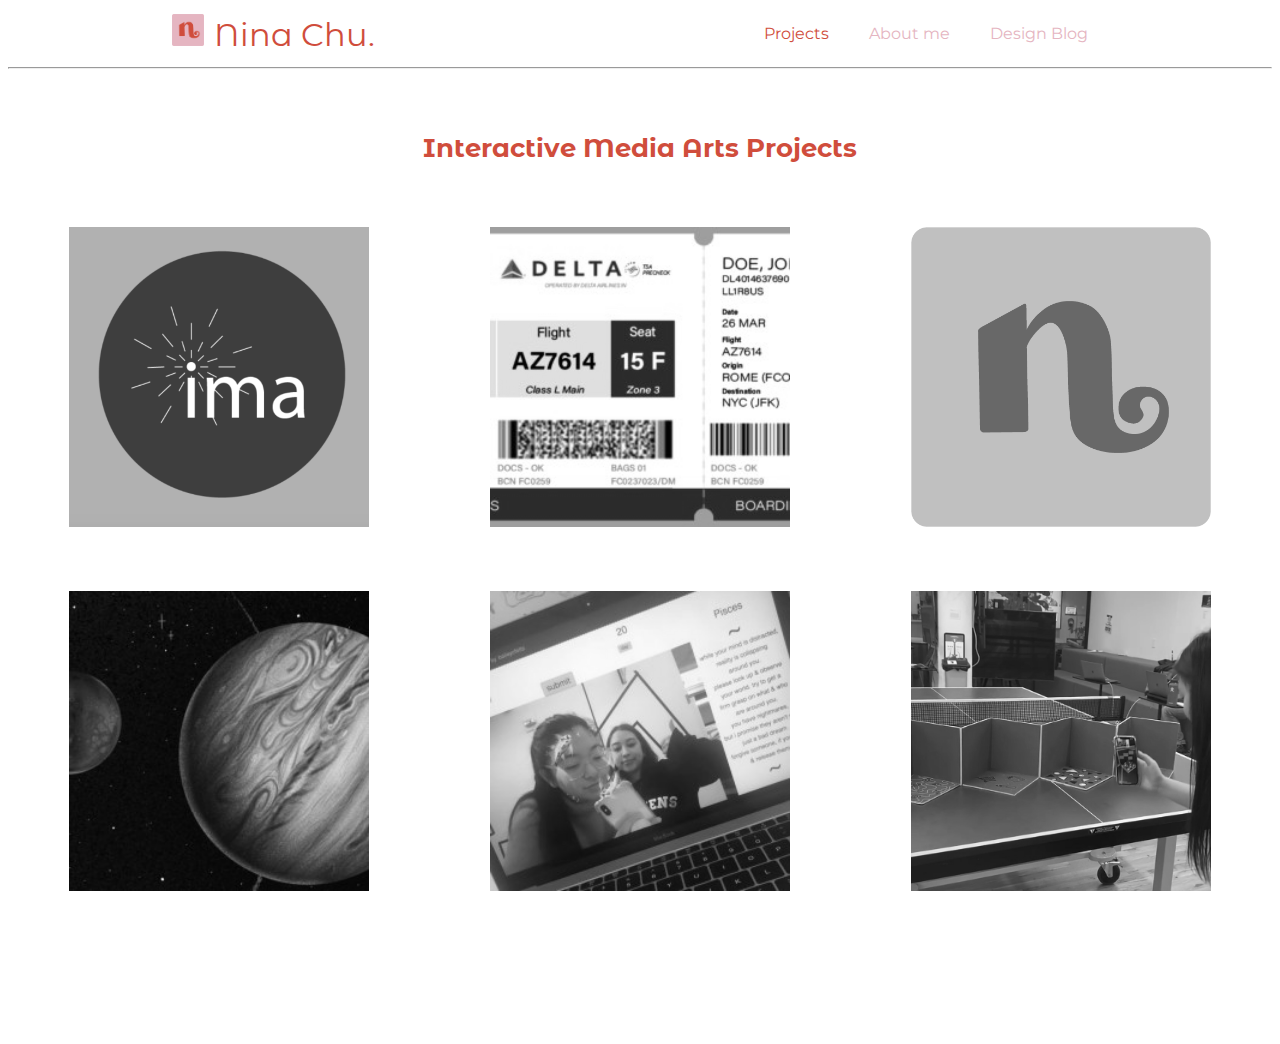
<file: index.html>
<!DOCTYPE html>

<html lang="en">

  <head>
    <meta charset="utf-8">
    <meta http-equiv="X-UA-Compatible" content="IE=edge">
    <title></title>
    <meta name="description" content="">
    <meta name="viewport" content="width=device-width, initial-scale=1">
    <link rel="stylesheet" href="style.css">
    <link href="https://fonts.googleapis.com/css2?family=Michroma&family=Montserrat:wght@300;500&display=swap" rel="stylesheet">
        <!--font-family: 'Michroma', sans-serif;
        font-family: 'Montserrat', sans-serif; -->
    <link href="https://fonts.googleapis.com/css2?family=Montserrat+Alternates:wght@800&display=swap" rel="stylesheet">
  </head>

  <body>
    
                
                 <nav>
                <div class="contentHome">
                  
                <a href="index.html"><img src="logo.png"/>Nina Chu.</a></div>
                          
                <ul class="nav-links">
                    
                  <div class="current"><li><a href="index.html">Projects</a></li></div>
                 
                  <li><a href="about.html">About me</a></li>

                  <li><a href="https://ninachu.cargo.site/Design-Fundamentals" target="_blank">Design Blog</a></li>
                
                </ul>
        </nav>

    <hr />
    
    <h1>Interactive Media Arts Projects</h1>
    
   <div class="container">

    <a href="https://drive.google.com/file/d/1VWoLpNQPHOlFo65Vt-tACU6u3s3__vQM/view?usp=sharing" target="_blank" ><img src="imalogo.png" alt="Interactive Media Arts logo redesign" /></a>

    <a href="ticket.html"><img src="planeticket.jpg" alt="Delta airlines plane ticket redesign" /></a>

    <a href="https://drive.google.com/file/d/1VTk2O0wXJYk_nx8yh0gEC7-ahQpvDYAd/view?usp=sharing" target="_blank"><img src="logo.png"/></a>

    <a href="planet.html"><img src="space.jpg" alt="outerspace project" /></a>

    <a href="zodiac.html"><img src="zodiac.jpg" alt="zodiac p5.js face filter"/></a>


    <a href="secrets.html"><img src="secrets.jpg" alt="Augmented reality project" /></a>

  

   </div>


  </body>
</html>
</file>
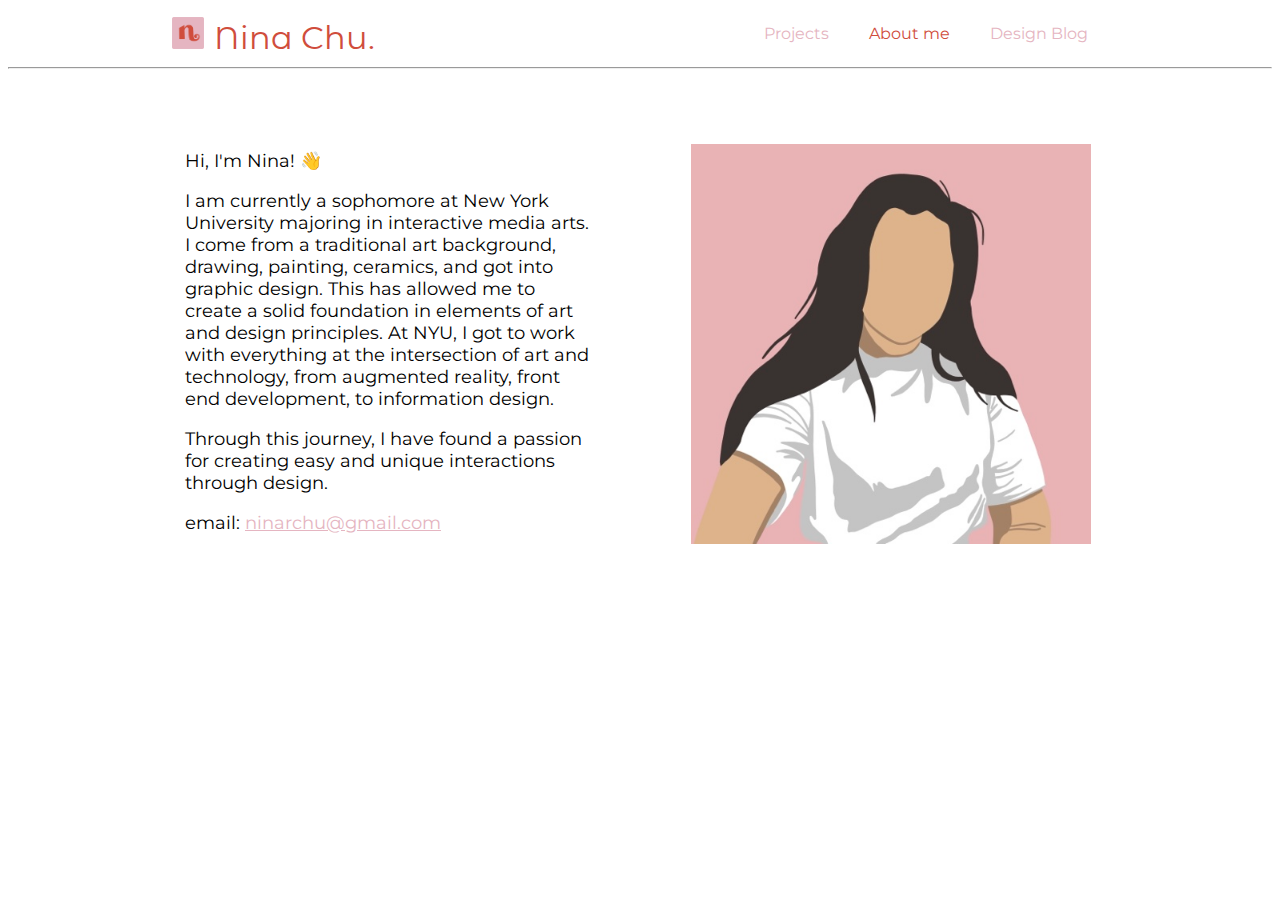
<file: about.html>
<!DOCTYPE html>
<html lang="en">

  <head>
    <meta charset="utf-8">
    <meta http-equiv="X-UA-Compatible" content="IE=edge">
    <title></title>
    <meta name="description" content="">
    <meta name="viewport" content="width=device-width, initial-scale=1">
    <link rel="stylesheet" href="aboutme.css">
    <link rel="preconnect" href="https://fonts.gstatic.com">

    <link href="https://fonts.googleapis.com/css2?family=Michroma&family=Montserrat:wght@300;500&display=swap" rel="stylesheet">
    <link rel="preconnect" href="https://fonts.gstatic.com">
    <link href="https://fonts.googleapis.com/css2?family=Montserrat+Alternates:wght@800&display=swap" rel="stylesheet">
        <!--font-family: 'Michroma', sans-serif;
        font-family: 'Montserrat', sans-serif;
      font-family: 'Montserrat Alternates', sans-serif; -->
  </head>

  <body>
        <nav>
                <div class="contentHome">
                  
                <a href="index.html"><img src="logo.png"/>Nina Chu.</a></div>
                          
                <ul class="nav-links">
                    
                  <li><a href="index.html">Projects</a></li>
                 
                  <div class="current"><li><a href="about.html">About me</a></li></div>

                  <li><a href="https://ninachu.cargo.site/Design-Fundamentals">Design Blog</a></li>
                
                </ul>
        </nav>

        <hr />

       <div class="wrapper">

        <div class="left">
        <p>Hi, I'm Nina! &#128075;</p>
            
        <p>I am currently a sophomore at New York University majoring in interactive media arts. I come from a traditional art background, drawing, painting, ceramics, and got into graphic design. This has allowed me to create a solid foundation in elements of art and design principles. At NYU, I got to work with everything at the intersection of art and technology, from augmented reality, front end development, to information design.</p>
            
        <p>Through this journey, I have found a passion for creating easy and unique interactions through design.</p>
        
        <p>email: <a href="mailto:ninarchu@gmail.com">ninarchu@gmail.com</a> </p>
        </div>

        <div class="right">
        <img class="pic" src="portrait500px.jpg" /></div>
    
        
  
        </div>

  </body>

  </html>
</file>
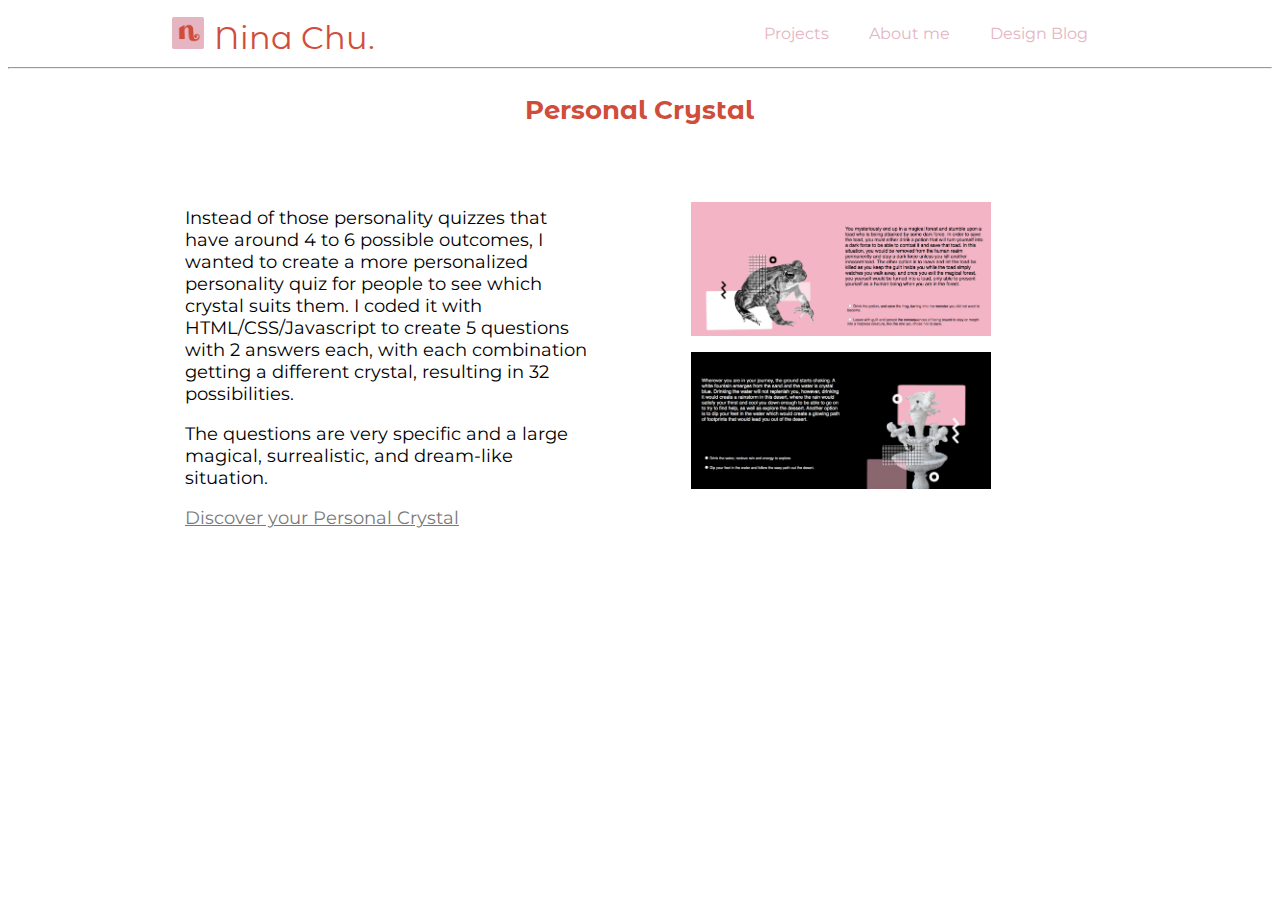
<file: crystal.html>
<!DOCTYPE html>
<html lang="en">

  <head>
    <meta charset="utf-8">
    <meta http-equiv="X-UA-Compatible" content="IE=edge">
    <title>Personal Crystal</title>
    <meta name="description" content="">
    <meta name="viewport" content="width=device-width, initial-scale=1">
    <link rel="stylesheet" href="projectpage.css">
    <link rel="preconnect" href="https://fonts.gstatic.com">
   

    <link href="https://fonts.googleapis.com/css2?family=Michroma&family=Montserrat:wght@300;500&display=swap" rel="stylesheet">
        <!--font-family: 'Michroma', sans-serif;
        font-family: 'Montserrat', sans-serif; -->
    <link href="https://fonts.googleapis.com/css2?family=Montserrat+Alternates:wght@800&display=swap" rel="stylesheet">
  </head>

  <body>
         <nav>
                <div class="contentHome">
                  
                <a href="index.html"><img src="logo.png"/>Nina Chu.</a></div>
                          
                <ul class="nav-links">
                    
                  <li><a href="index.html">Projects</a></li>
                 
                  <li><a href="about.html">About me</a></li>

                  <li><a href="https://ninachu.cargo.site/Design-Fundamentals">Design Blog</a></li>
                
                </ul>
        </nav>

        <hr />

        <h1>Personal Crystal</h1>

        <div class="wrapper">
            <div class="left">
                <p>Instead of those personality quizzes that have around 4 to 6 possible outcomes, I wanted to create a more personalized personality quiz for people to see which crystal suits them. I coded it with HTML/CSS/Javascript to create 5 questions with 2 answers each, with each combination getting a different crystal, resulting in 32 possibilities.</p>
                <p>The questions are very specific and a large magical, surrealistic, and dream-like situation. </p>
                <p><a href="http://142.93.115.51/personalcrystal.html">Discover your Personal Crystal</a></p>
            </div>
            <div class="right">
                <img src="slide1.png" />
                <img src="slide2.png" />
            </div>

        </div>

  </body>

  </html>
</file>
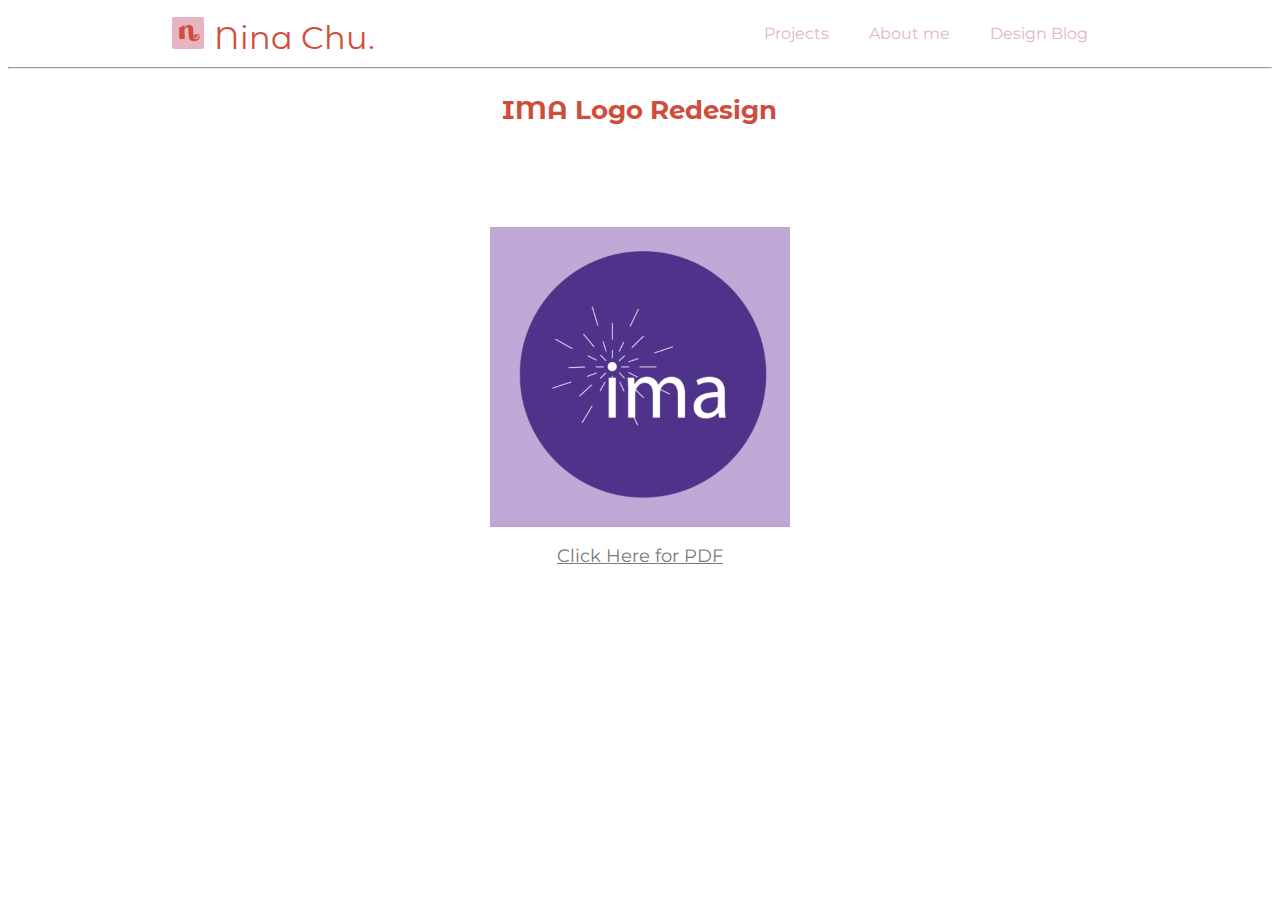
<file: imalogo.html>
<!DOCTYPE html>
<html lang="en">

  <head>
    <meta charset="utf-8">
    <meta http-equiv="X-UA-Compatible" content="IE=edge">
    <title>IMA Logo</title>
    <meta name="description" content="">
    <meta name="viewport" content="width=device-width, initial-scale=1">
    <link rel="stylesheet" href="projectpage.css">
    <link rel="preconnect" href="https://fonts.gstatic.com">
   

    <link href="https://fonts.googleapis.com/css2?family=Michroma&family=Montserrat:wght@300;500&display=swap" rel="stylesheet">
        <!--font-family: 'Michroma', sans-serif;
        font-family: 'Montserrat', sans-serif; -->
    <link href="https://fonts.googleapis.com/css2?family=Montserrat+Alternates:wght@800&display=swap" rel="stylesheet">
  
    <style>
      .logo{
       display: flex;
        flex-direction: column;
  justify-content: center;
  align-items: center;
      }
    </style>
  
  </head>

  <body>
    <nav>
      <div class="contentHome">
        
      <a href="index.html"><img src="logo.png"/>Nina Chu.</a></div>
                
      <ul class="nav-links">
          
        <li><a href="index.html">Projects</a></li>
       
        <li><a href="about.html">About me</a></li>

        <li><a href="https://ninachu.cargo.site/Design-Fundamentals">Design Blog</a></li>
      
      </ul>
</nav>

        <hr />

        <h1>IMA Logo Redesign</h1>
        
      <div class="logo">
        <img src="imalogo.png" />
        <a href="https://drive.google.com/file/d/1VWoLpNQPHOlFo65Vt-tACU6u3s3__vQM/view?usp=sharing"><p>Click Here for PDF</p></a>
    </div>
        </body>

        </html>
</file>
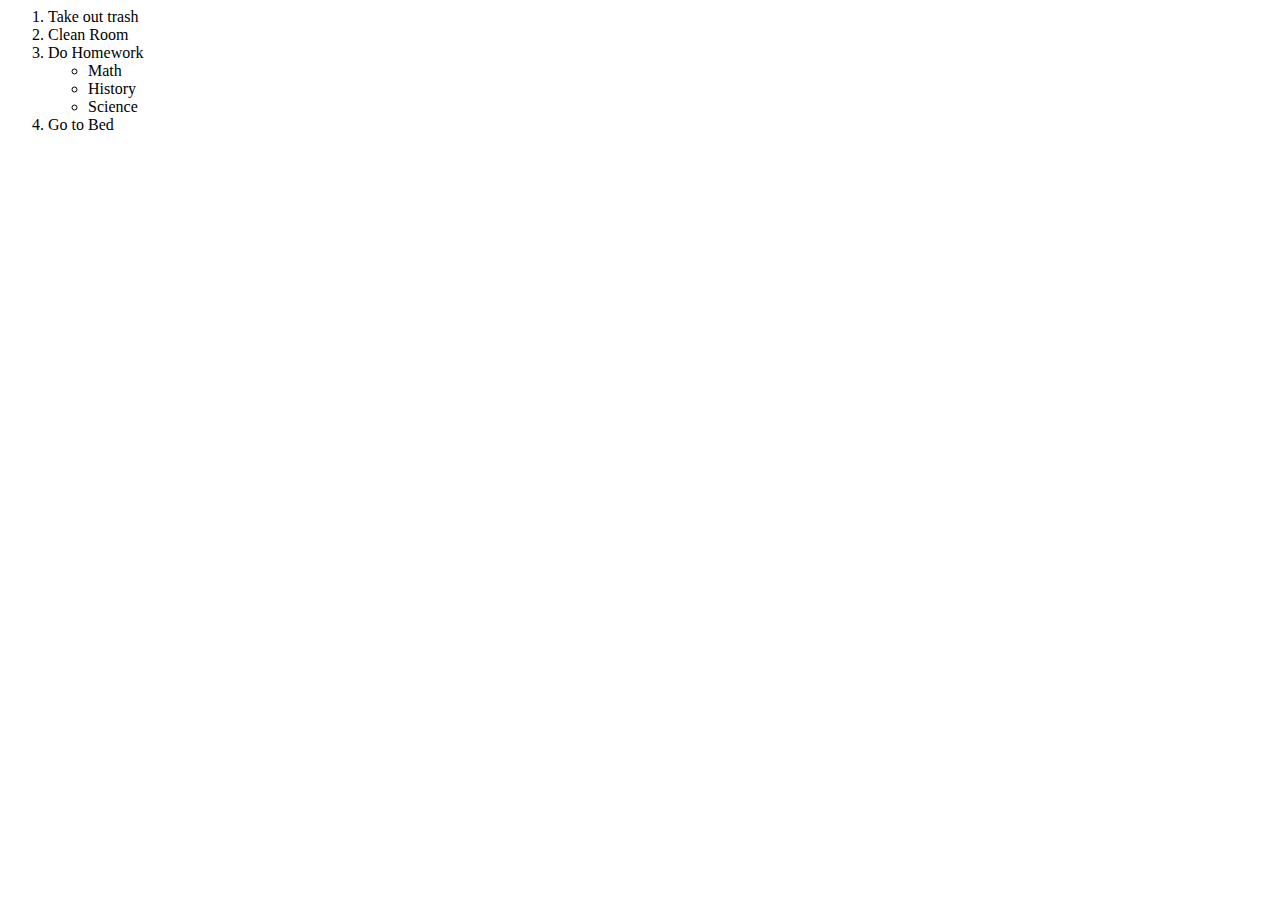
<file: test.html>
<html>
<head>


</head>

<body>
    <ol>
        <li>Take out trash</li>
        <li>Clean Room</li>
        <li>Do Homework
        <ul> 
        <li>Math</li>
        <li>History</li>
        <li>Science</li>
        </ul></li>
        <li>Go to Bed</li>
        </ol>

</body>

</html>
</file>
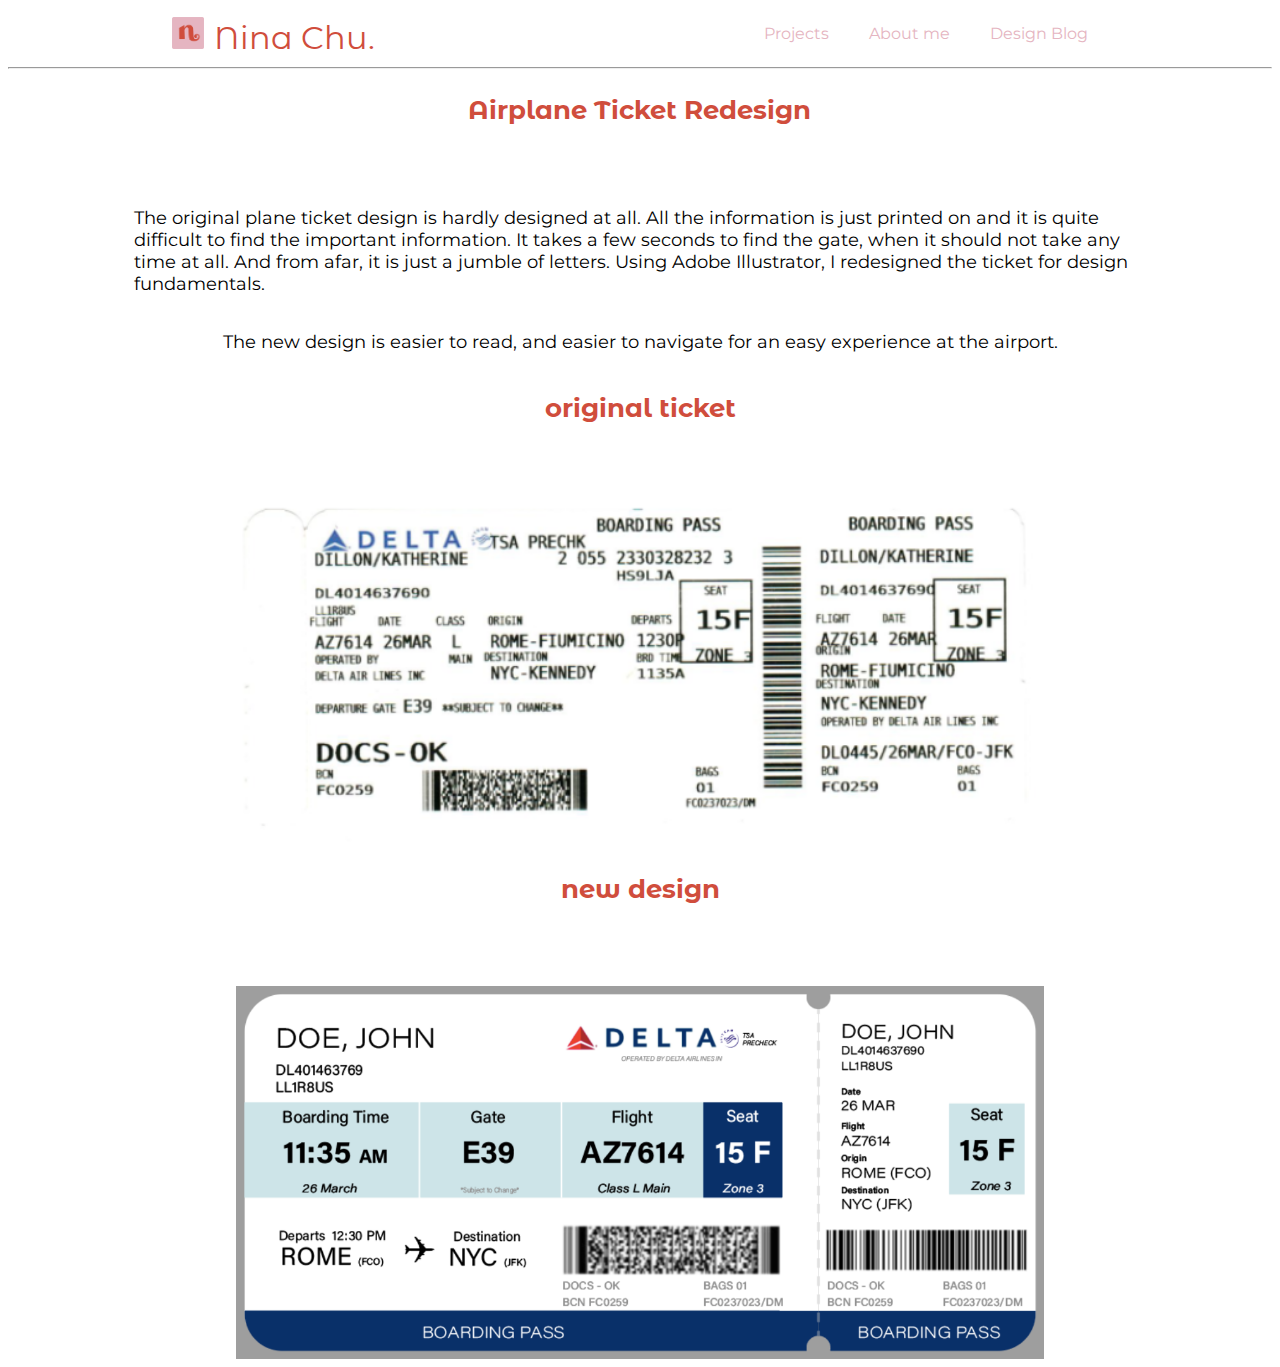
<file: ticket.html>
<!DOCTYPE html>
<html lang="en">

  <head>
    <meta charset="utf-8">
    <meta http-equiv="X-UA-Compatible" content="IE=edge">
    <title>Ticket Redesign</title>
    <meta name="description" content="">
    <meta name="viewport" content="width=device-width, initial-scale=1">
    <link rel="stylesheet" href="projectpage.css">
    <link rel="preconnect" href="https://fonts.gstatic.com">
   

    <link href="https://fonts.googleapis.com/css2?family=Michroma&family=Montserrat:wght@300;500&display=swap" rel="stylesheet">
        <!--font-family: 'Michroma', sans-serif;
        font-family: 'Montserrat', sans-serif; -->
    <link href="https://fonts.googleapis.com/css2?family=Montserrat+Alternates:wght@800&display=swap" rel="stylesheet">

    <style>
      .content{
        display: flex;
        flex-direction: column;
        margin-left: 10%;
        margin-right: 10%;
        align-content: center;
        align-items: center;

      }

      .content img{
        width: 80%;
        
        
      }
    
    </style>
  </head>

  <body>
    <nav>
      <div class="contentHome">
        
      <a href="index.html"><img src="logo.png"/>Nina Chu.</a></div>
                
      <ul class="nav-links">
          
        <li><a href="index.html">Projects</a></li>
       
        <li><a href="about.html">About me</a></li>

        <li><a href="https://ninachu.cargo.site/Design-Fundamentals">Design Blog</a></li>
      
      </ul>
</nav>


        <hr />

        <h1>Airplane Ticket Redesign</h1>

        <div class="content">
            <p>The original plane ticket design is hardly designed at all. All the information is just printed on and it is quite difficult to find the important information. It takes a few seconds to find the gate, when it should not take any time at all. And from afar, it is just a jumble of letters. Using Adobe Illustrator, I redesigned the ticket for design fundamentals.</p>
            <p>The new design is easier to read, and easier to navigate for an easy experience at the airport.</p>

                <h1>original ticket</h1>
                <img src="ticketugly.png"/>
                <h1>new design</h1>
                <img src="planeticket.png"/>

            
                
       </div>
            
    

        </body>

        </html>
</file>
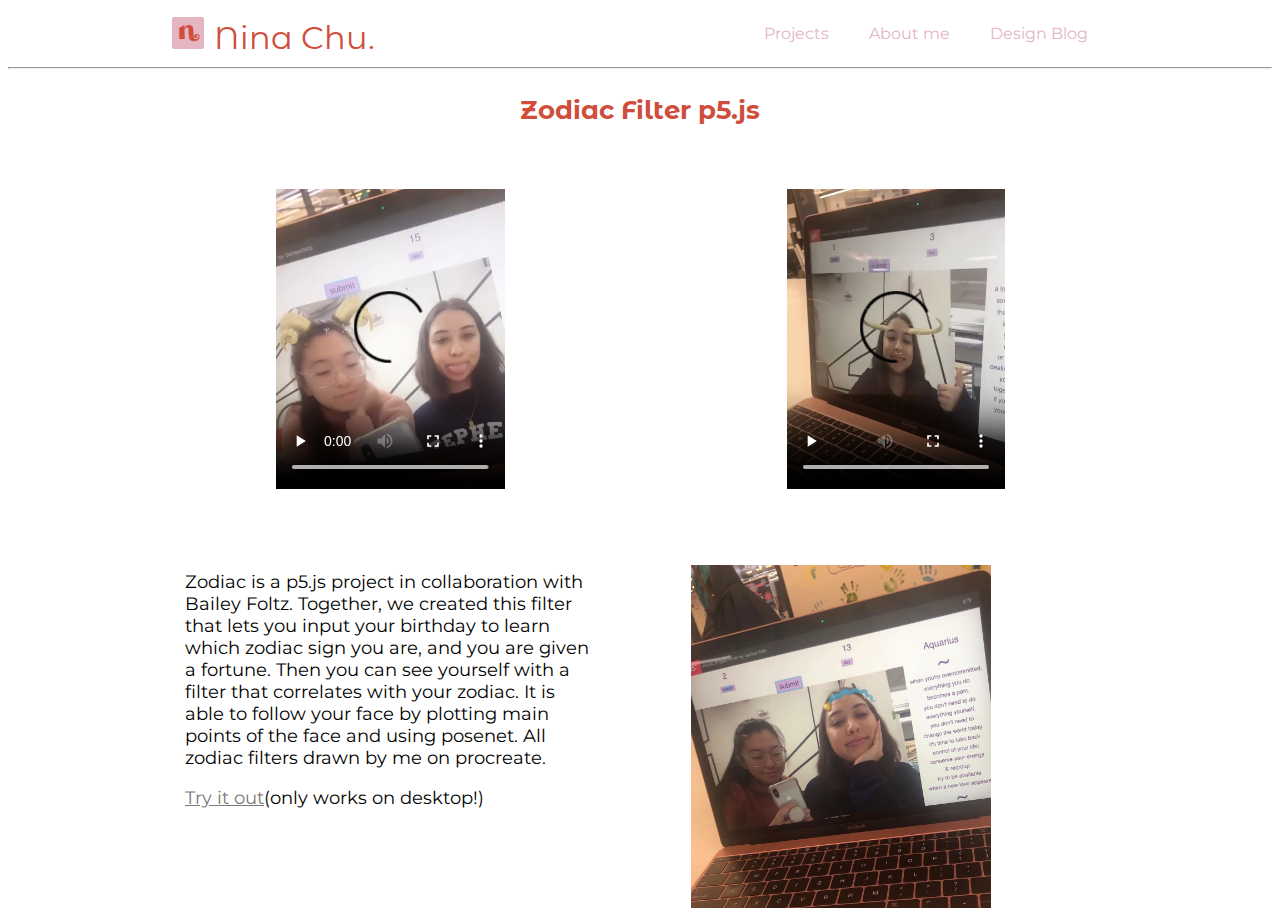
<file: zodiac.html>
<!DOCTYPE html>
<html lang="en">

  <head>
    <meta charset="utf-8">
    <meta http-equiv="X-UA-Compatible" content="IE=edge">
    <title>Zodiac</title>
    <meta name="description" content="">
    <meta name="viewport" content="width=device-width, initial-scale=1">
    <link rel="stylesheet" href="projectpage.css">
    <link rel="preconnect" href="https://fonts.gstatic.com">
   

    <link href="https://fonts.googleapis.com/css2?family=Michroma&family=Montserrat:wght@300;500&display=swap" rel="stylesheet">
        <!--font-family: 'Michroma', sans-serif;
        font-family: 'Montserrat', sans-serif; -->
    <link href="https://fonts.googleapis.com/css2?family=Montserrat+Alternates:wght@800&display=swap" rel="stylesheet">
  </head>

  <body>
    <nav>
      <div class="contentHome">
        
      <a href="index.html"><img src="logo.png"/>Nina Chu.</a></div>
                
      <ul class="nav-links">
          
        <li><a href="index.html">Projects</a></li>
       
        <li><a href="about.html">About me</a></li>

        <li><a href="https://ninachu.cargo.site/Design-Fundamentals">Design Blog</a></li>
      
      </ul>
</nav>


        <hr />

        <h1>Zodiac Filter p5.js</h1>

        <div class="videos">
                        <video width="auto" height="300px" controls>
                            <source src="zodiac1.mov">
                        </video>
            
                        <video width="auto" height="300px" controls>
                                <source src="zodiac2.mov">
          </video> </div>

        <div class="wrapper">
            <div class="left">
                <p>Zodiac is a p5.js project in collaboration with Bailey Foltz. Together, we created this filter that lets you input your birthday to learn which zodiac sign you are, and you are given a fortune. Then you can see yourself with a filter that correlates with your zodiac. It is able to follow your face by plotting main points of the face and using posenet. All zodiac filters drawn by me on procreate.</p>
                <p><a href="https://editor.p5js.org/nc2516/full/D48SSx_H" target="_blank">Try it out</a>(only works on desktop!)</p>
            </div>
        <div class="right">
                <img src="Filter.JPG"/>
            
            
                    </div>

            </div>
    
    </div>


  </body>

  </html>
</file>
<file: style.css>
.contentHome{
    margin: 0px;
    padding: 0px;
    font-family: 'Montserrat Alternates', sans-serif;
    font-size: 32px;
    text-align: center;

    
  }
  
  .contentHome a{
    text-decoration: none;
    color: #D04D3C;
  }

  .contentHome img{
    width: 32px;
    height: auto;
    margin-right: 10px;
  }

  nav{
    display: flex;
    justify-content: space-around;
    align-items: center;
    
  }

  .nav-links{
      display: flex;
      flex-direction: row;
      font-family: 'Montserrat', sans-serif;
      font-size: 16px;
  }
  
  .nav-links a{
    text-decoration: none;
    padding: 20px;
    color: #E5B5C1;
  }

  .current li a{
    color: #D04D3C;      
}

  .nav-links li{
      list-style: none;
  }

  .nav-links a:hover{
      color: #D04D3C;
  }


  .nav-links li{
      list-style: none;
  }

 

  h1 {
    margin-top: 5%;
    margin-bottom: 5%;
    text-align: center;
    color: #D04D3C;
    font-size: 26px;
    font-family: 'Montserrat Alternates', sans-serif;
    width: 60%;
    margin-left: auto;
    margin-right: auto;
      
    
  }

.container{
  margin-left: auto;
  margin-right: auto;
  margin-bottom: 7%;
  
    display: flex;
  flex-direction: row;
  justify-content: space-around;
  flex-wrap: wrap;
  align-items: center;
  align-content: center;
}



.container img{
width: 300px;
height: auto;
margin-bottom: 60px;
margin-left: 15px;
margin-right: 15px;
     -webkit-filter: grayscale(100%);
   -moz-filter: grayscale(100%);
   -ms-filter: grayscale(100%);
   filter: grayscale(100%);
   filter: gray; /* IE 6-9 */
}

.container img:hover{
    -webkit-filter: none;
   -moz-filter: none;
   -ms-filter: none;
   filter: none;
}




@media screen and (max-width: 780px){
    nav{
        display: flex;
        justify-content: space-around;
        align-items: center;
        flex-direction: column;
        
      }

      .nav-links{ 
          flex-direction: column;
          align-items: center;
      }
    
    
      li{
          margin-top: 10px;
      }
    .container{
        flex-direction: column;
    }
    .container{
        flex-direction: column;
    }
    
    
    h1 {
        font-size: 16px;
        }
    
    .projectTitle{
    font-size: 16px;
}
    
    .container img{
      -webkit-filter: none;
   -moz-filter: none;
   -ms-filter: none;
   filter: none;
    }
}
</file>
<file: aboutme.css>
.contentHome{
    margin: 0px;
    padding: 0px;
    font-family: 'Montserrat Alternates', sans-serif;
    font-size: 32px;
    text-align: center;

    
  }
  
  .contentHome a{
    text-decoration: none;
    color: #D04D3C;
  }

  .contentHome img{
    width: 32px;
    height: auto;
    margin-right: 10px;
  }

  nav{
    display: flex;
    justify-content: space-around;
    align-items: center;
    
  }

  .nav-links{
      display: flex;
      flex-direction: row;
      font-family: 'Montserrat', sans-serif;
      font-size: 16px;
  }
  
  .nav-links a{
    text-decoration: none;
    padding: 20px;
    color: #E5B5C1;
  }

  .current li a{
    color: #D04D3C;      
}

  .nav-links li{
      list-style: none;
  }

  .nav-links a:hover{
      color: #D04D3C;
  }

  img{
    margin-top: 3%;
    width: 400px;
    height: auto;
  }

  p{
    font-family: 'Montserrat', sans-serif;
    font-size: 18px;
   
  }

.wrapper{
    display: flex;
    flex-direction: row;
    justify-content: space-around;
    width: 80%;
    margin-left: auto;
    margin-right: auto;
    margin-top: 5%;
   
}

.left{
    width: 40%;
    
}

.right{
    width: 40%;
}

a{
    color: #E5B5C1;
}

@media screen and (max-width: 780px){

    nav{
        display: flex;
        justify-content: space-around;
        align-items: center;
        flex-direction: column;

        
      }

      .nav-links{ 
          flex-direction: column;
          align-items: center;
          
      }

      li{
          margin-top: 10px;
      }

      img{
        width: 300px;
        height: auto;
      }


    .wrapper{
        display: flex;
        justify-content: space-around;
        flex-direction: column-reverse;
        align-items: center;
        margin-top: 0px;
        
    }
    .left{
        width: 100%;
    }
    
    .right{
        width: 100%;
    }

    p{
        font-size: 14px;
    }
}
</file>
<file: projectpage.css>
.contentHome{
    margin: 0px;
    padding: 0px;
    font-family: 'Montserrat Alternates', sans-serif;
    font-size: 32px;
    text-align: center;

    
  }
  
  .contentHome a{
    text-decoration: none;
    color: #D04D3C;
  }

  .contentHome img{
    width: 32px;
    height: auto;
    margin-right: 10px;
  }

  nav{
    display: flex;
    justify-content: space-around;
    align-items: center;
    
  }

  .nav-links{
      display: flex;
      flex-direction: row;
      font-family: 'Montserrat', sans-serif;
      font-size: 16px;
  }
  
  .nav-links a{
    text-decoration: none;
    padding: 20px;
    color: #E5B5C1;
  }

  .current li a{
    color: #D04D3C;      
}

  .nav-links li{
      list-style: none;
  }

  .nav-links a:hover{
      color: #D04D3C;
  }

  h1 {
    margin-top: 2%;
    margin-bottom: 5%;
    text-align: center;
    color: #D04D3C;
    font-size: 26px;
    font-family: 'Montserrat Alternates', sans-serif;
    width: 60%;
    margin-left: auto;
    margin-right: auto;
      
    
  }

  img{
    margin-top: 3%;
    width: 300px;
    height: auto;
  }

  p{
    font-family: 'Montserrat', sans-serif;
    font-size: 18px;
  }

  .wrapper{
    display: flex;
    flex-direction: row;
    justify-content: space-around;
    width: 80%;
    margin-left: auto;
    margin-right: auto;
    margin-top: 5%;
}

.left{
    width: 40%;
}

.right{
    width: 40%;
}

.videos{
    display: flex;
        justify-content: space-around;
        flex-direction: row;
        align-items: center;
        width: 80%;
        margin-left: auto;
        margin-right: auto;
        margin-top: 5%;

}

a{
    color: #797979
}

.largeimg{
    width: 700px;
     margin-left: auto;
        margin-right: auto;
    
}

  @media screen and (max-width: 780px){
    nav{
        display: flex;
        justify-content: space-around;
        align-items: center;
        flex-direction: column;
        
      }

      .nav-links{ 
          flex-direction: column;
          align-items: center;
      }


      li{
        margin-top: 10px;
    }
    img{
        width: 100%;
    }

    h1 {
        font-size: 18px;
        }

        .wrapper{
            display: flex;
            justify-content: space-around;
            flex-direction: column-reverse;
            align-items: center;
            margin-top: 0px;
           
            
        }
        .left{
            width: 100%;
        }
        
        .right{
            width: 100%;
        }
    
        p{
            font-size: 14px;
        }
        .videos{
            width: 100%;
            flex-direction: column;
        }

}
</file>
